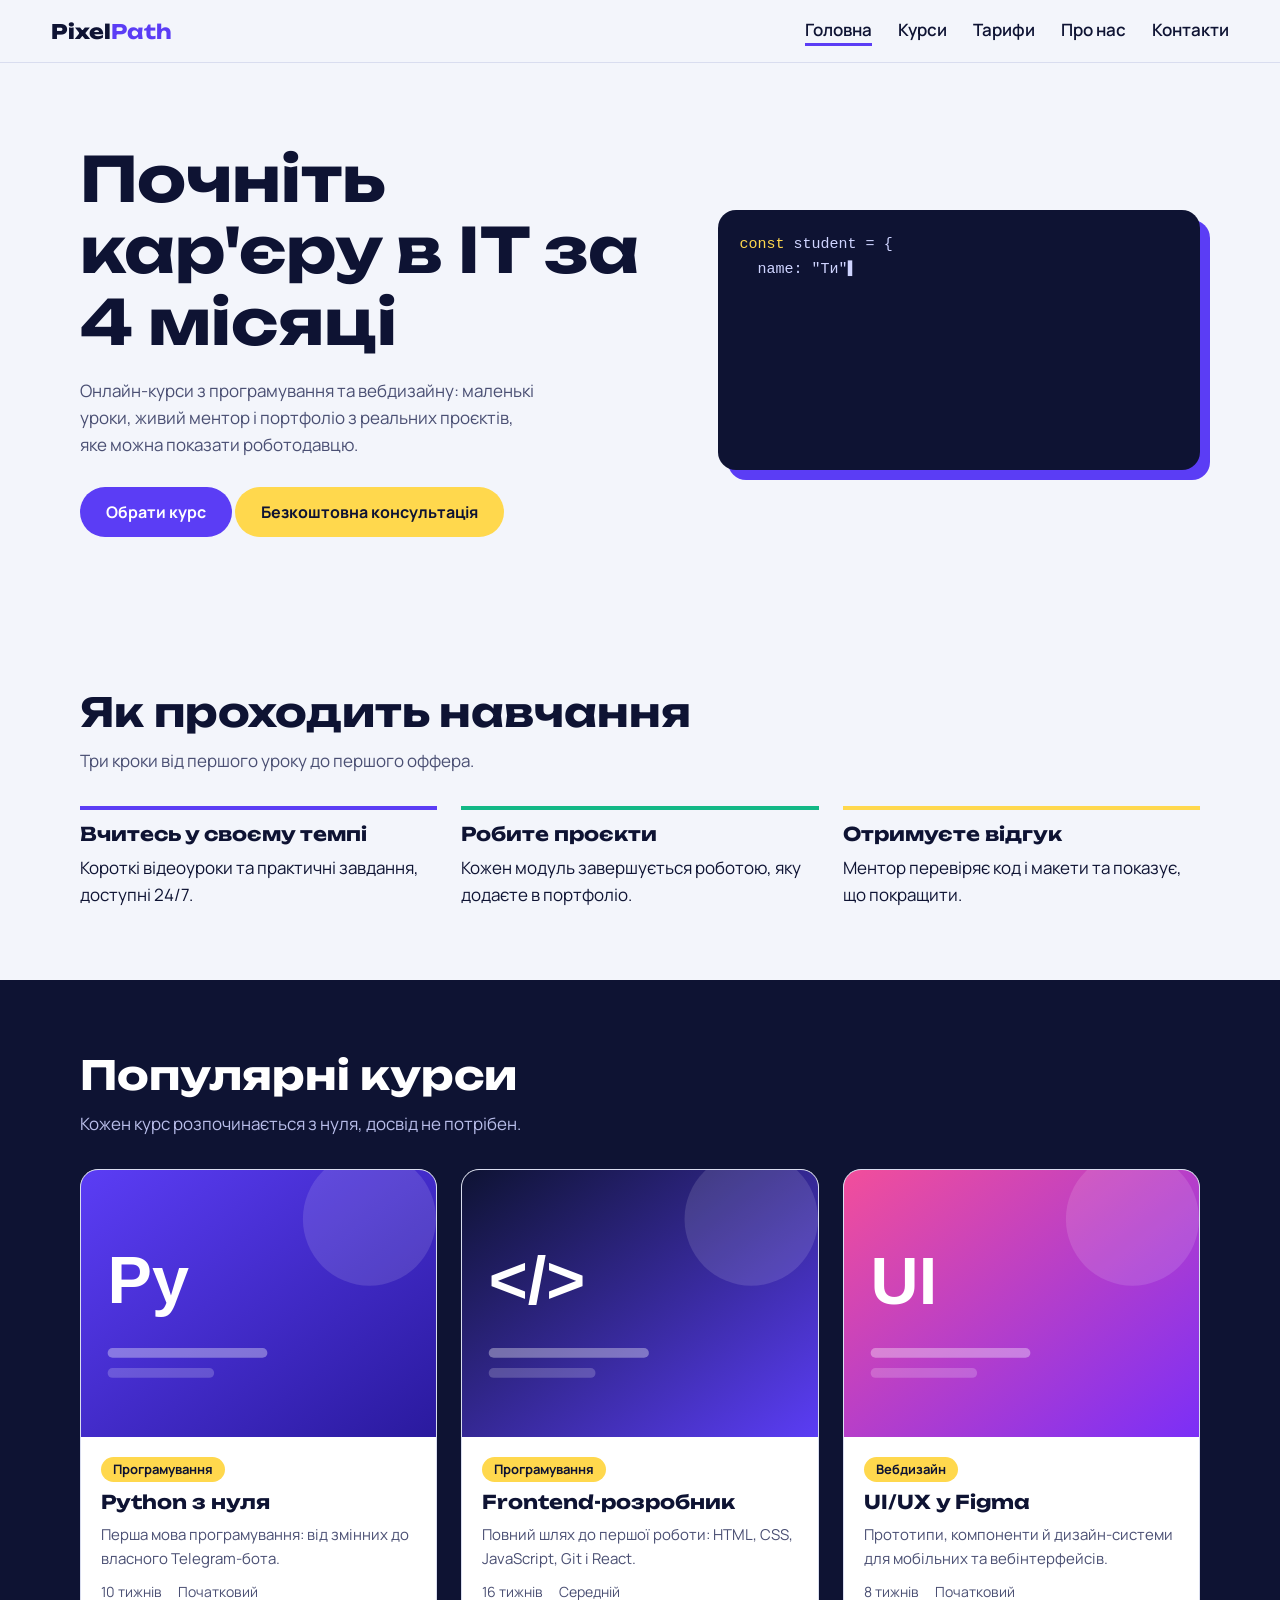
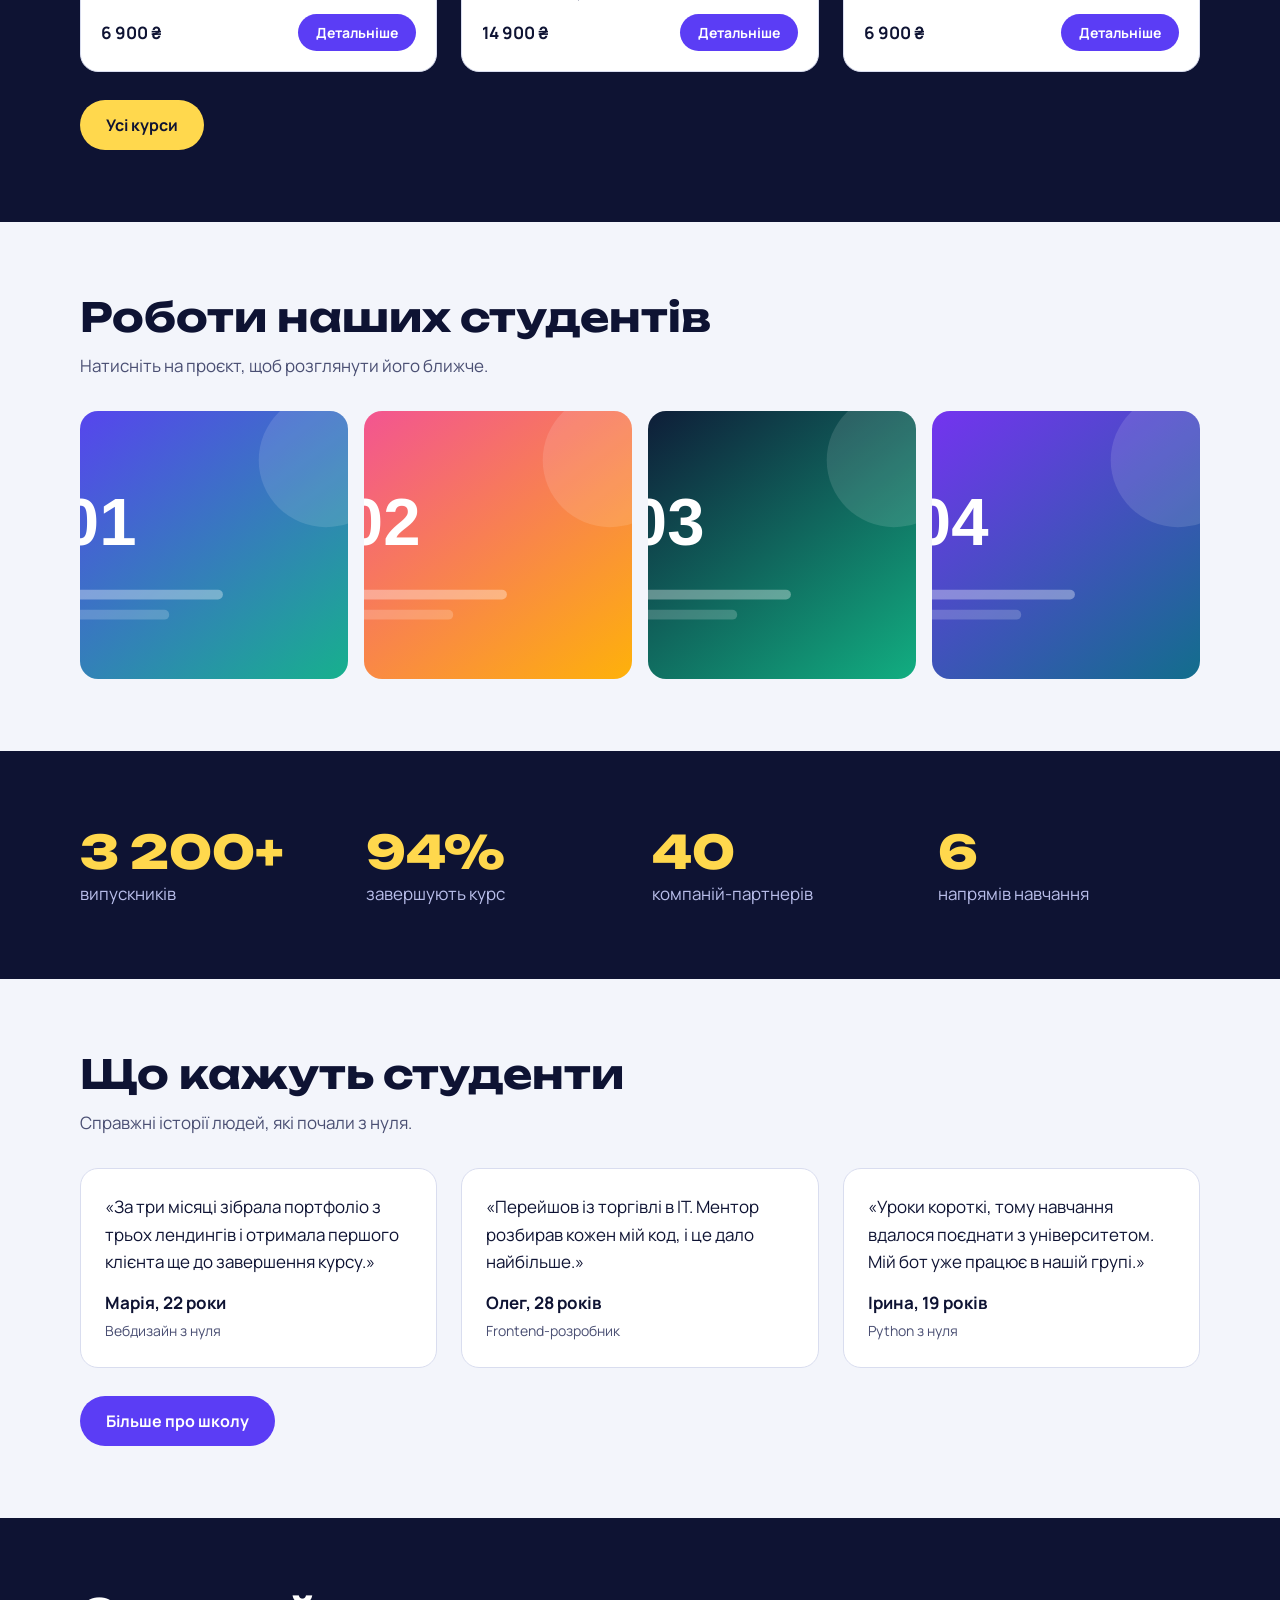
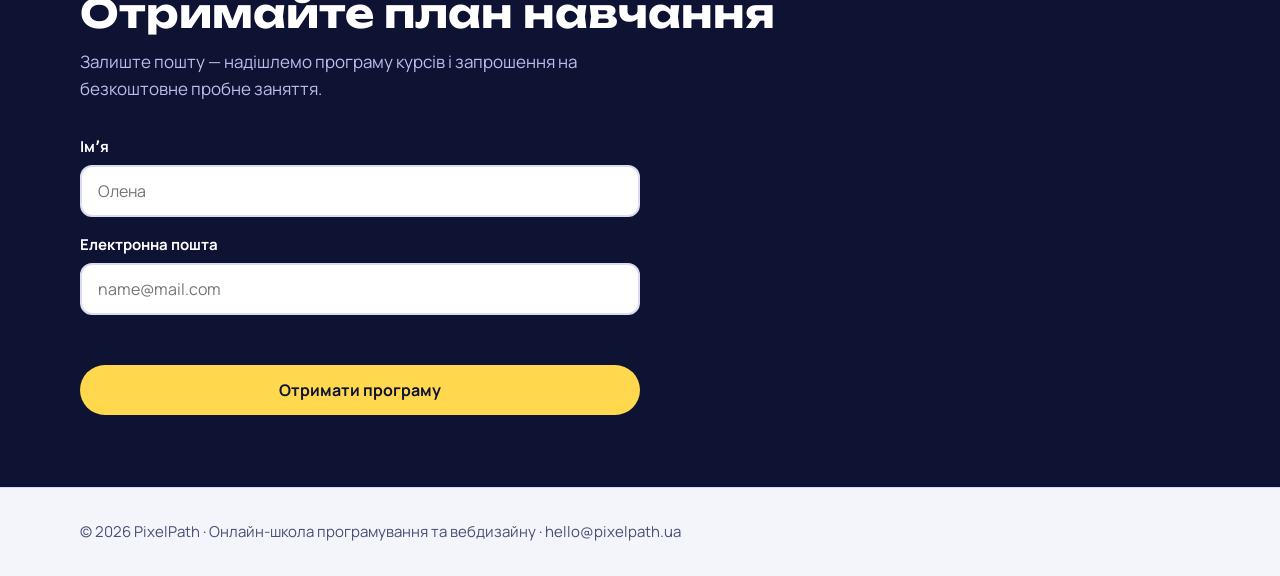
<file: index.html>
<!doctype html><html lang="uk"><head><meta charset="utf-8"><meta name="viewport" content="width=device-width,initial-scale=1"><title>PixelPath — онлайн-курси програмування та вебдизайну</title><meta name="description" content="Навчіться програмувати або створювати вебдизайн з нуля. Практика, ментор і портфоліо."><link rel="preconnect" href="https://fonts.googleapis.com"><link rel="stylesheet" href="https://fonts.googleapis.com/css2?family=Manrope:wght@400;600;700;800&family=Unbounded:wght@600;800&display=swap&subset=cyrillic"><link rel="stylesheet" href="css/style.css"></head><body>
<header class="nav"><a class="logo" href="index.html">Pixel<b>Path</b></a><button id="burger" aria-label="Відкрити меню">☰</button><nav id="menu"><a href="index.html">Головна</a><a href="courses.html">Курси</a><a href="pricing.html">Тарифи</a><a href="about.html">Про нас</a><a href="contact.html">Контакти</a></nav></header>
<main><div class="wrap hero"><div><h1>Почніть кар'єру в IT за 4 місяці</h1><p>Онлайн-курси з програмування та вебдизайну: маленькі уроки, живий ментор і портфоліо з реальних проєктів, яке можна показати роботодавцю.</p><a class="btn" href="courses.html">Обрати курс</a> <a class="btn alt" href="#apply">Безкоштовна консультація</a></div><div class="editor" id="editor" aria-label="Приклад коду"></div></div>
<section class="wrap"><h2>Як проходить навчання</h2><p class="lead">Три кроки від першого уроку до першого оффера.</p><ol class="steps"><li><h3>Вчитесь у своєму темпі</h3><p>Короткі відеоуроки та практичні завдання, доступні 24/7.</p></li><li><h3>Робите проєкти</h3><p>Кожен модуль завершується роботою, яку додаєте в портфоліо.</p></li><li><h3>Отримуєте відгук</h3><p>Ментор перевіряє код і макети та показує, що покращити.</p></li></ol></section>
<section class="band"><div class="wrap"><h2>Популярні курси</h2><p class="lead">Кожен курс розпочинається з нуля, досвід не потрібен.</p><div class="grid" id="featured"></div><p style="margin-top:28px"><a class="btn alt" href="courses.html">Усі курси</a></p></div></section>
<section class="wrap"><h2>Роботи наших студентів</h2><p class="lead">Натисніть на проєкт, щоб розглянути його ближче.</p><div class="gal" id="gallery"></div></section>
<section class="band"><div class="wrap stats"><div><b data-count="3200" data-suf="+">0</b><span>випускників</span></div><div><b data-count="94" data-suf="%">0</b><span>завершують курс</span></div><div><b data-count="40">0</b><span>компаній-партнерів</span></div><div><b data-count="6">0</b><span>напрямів навчання</span></div></div></section>
<section class="wrap"><h2>Що кажуть студенти</h2><p class="lead">Справжні історії людей, які почали з нуля.</p><div class="grid" id="reviews" data-n="3"></div><p style="margin-top:28px"><a class="btn" href="about.html">Більше про школу</a></p></section>
<section class="band" id="apply"><div class="wrap"><h2>Отримайте план навчання</h2><p class="lead">Залиште пошту — надішлемо програму курсів і запрошення на безкоштовне пробне заняття.</p><form data-form="subscribe" novalidate><label>Імʼя<input name="name" autocomplete="name" placeholder="Олена"></label><label>Електронна пошта<input name="email" type="email" autocomplete="email" placeholder="name@mail.com"></label><p class="err" role="alert"></p><button class="btn alt">Отримати програму</button></form></div></section></main>
<footer><div class="wrap">© 2026 PixelPath · Онлайн-школа програмування та вебдизайну · hello@pixelpath.ua</div></footer>
<div class="modal" id="modal" hidden role="dialog" aria-modal="true"><div class="box"><button class="x" aria-label="Закрити">×</button><div id="mbody"></div></div></div>
<script src="js/db.js"></script><script src="js/main.js"></script></body></html>
</file>
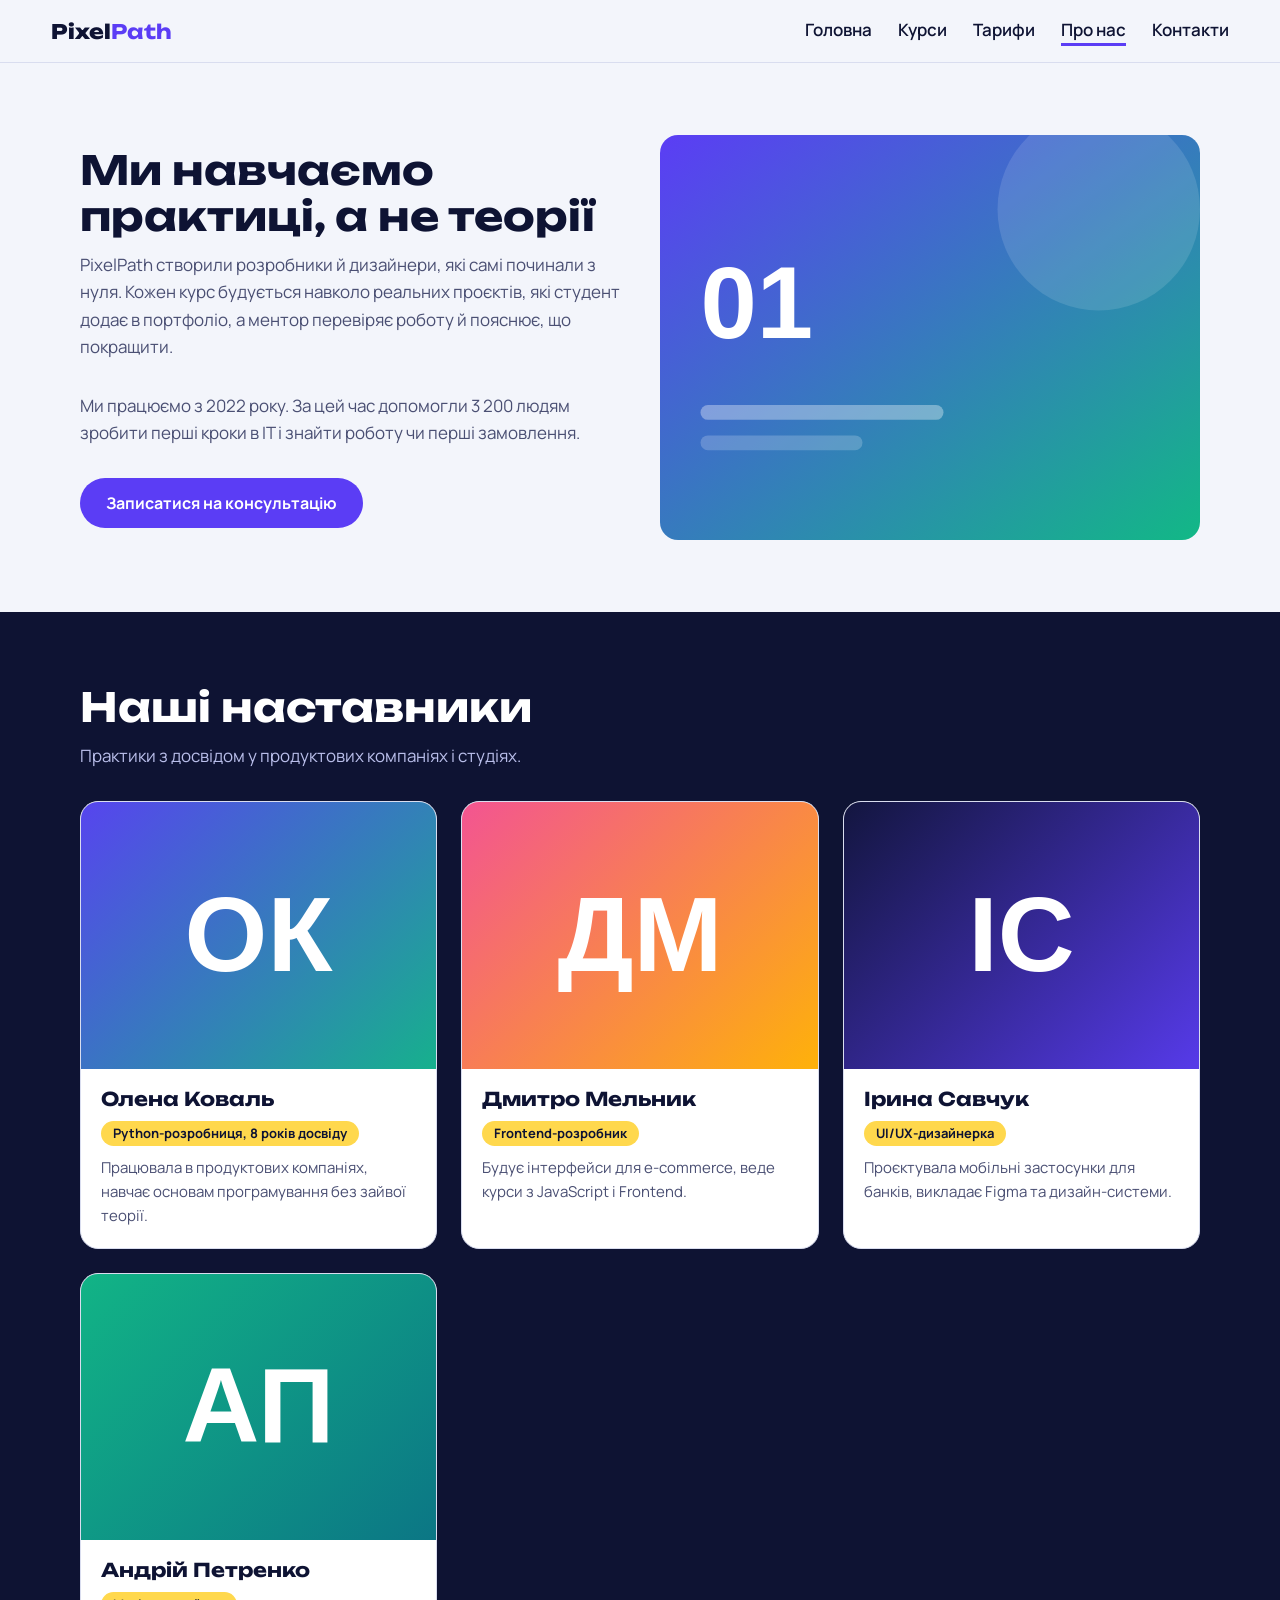
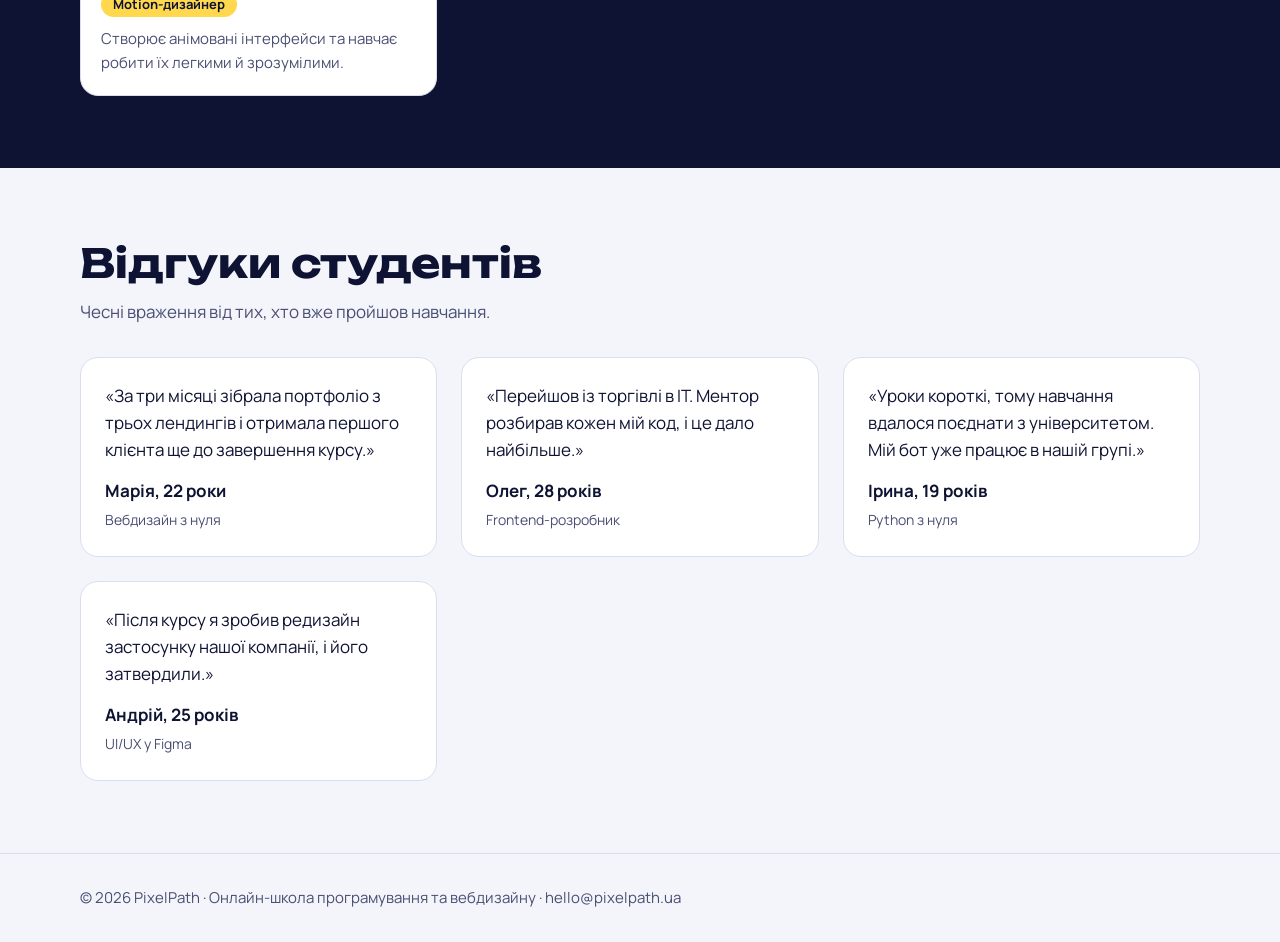
<file: about.html>
<!doctype html><html lang="uk"><head><meta charset="utf-8"><meta name="viewport" content="width=device-width,initial-scale=1"><title>Про нас — PixelPath</title><meta name="description" content="Команда, місія та відгуки студентів PixelPath"><link rel="preconnect" href="https://fonts.googleapis.com"><link rel="stylesheet" href="https://fonts.googleapis.com/css2?family=Manrope:wght@400;600;700;800&family=Unbounded:wght@600;800&display=swap&subset=cyrillic"><link rel="stylesheet" href="css/style.css"></head><body>
<header class="nav"><a class="logo" href="index.html">Pixel<b>Path</b></a><button id="burger" aria-label="Відкрити меню">☰</button><nav id="menu"><a href="index.html">Головна</a><a href="courses.html">Курси</a><a href="pricing.html">Тарифи</a><a href="about.html">Про нас</a><a href="contact.html">Контакти</a></nav></header>
<main><section class="wrap"><div class="cols"><div><h2>Ми навчаємо практиці, а не теорії</h2><p class="lead">PixelPath створили розробники й дизайнери, які самі починали з нуля. Кожен курс будується навколо реальних проєктів, які студент додає в портфоліо, а ментор перевіряє роботу й пояснює, що покращити.</p><p class="lead">Ми працюємо з 2022 року. За цей час допомогли 3 200 людям зробити перші кроки в IT і знайти роботу чи перші замовлення.</p><a class="btn" href="contact.html">Записатися на консультацію</a></div><img src="images/w1.svg" alt="Проєкт студента" loading="lazy"></div></section>
<section class="band"><div class="wrap"><h2>Наші наставники</h2><p class="lead">Практики з досвідом у продуктових компаніях і студіях.</p><div class="grid" id="team"></div></div></section>
<section class="wrap"><h2>Відгуки студентів</h2><p class="lead">Чесні враження від тих, хто вже пройшов навчання.</p><div class="grid" id="reviews"></div></section></main>
<footer><div class="wrap">© 2026 PixelPath · Онлайн-школа програмування та вебдизайну · hello@pixelpath.ua</div></footer>
<div class="modal" id="modal" hidden role="dialog" aria-modal="true"><div class="box"><button class="x" aria-label="Закрити">×</button><div id="mbody"></div></div></div>
<script src="js/db.js"></script><script src="js/main.js"></script></body></html>
</file>
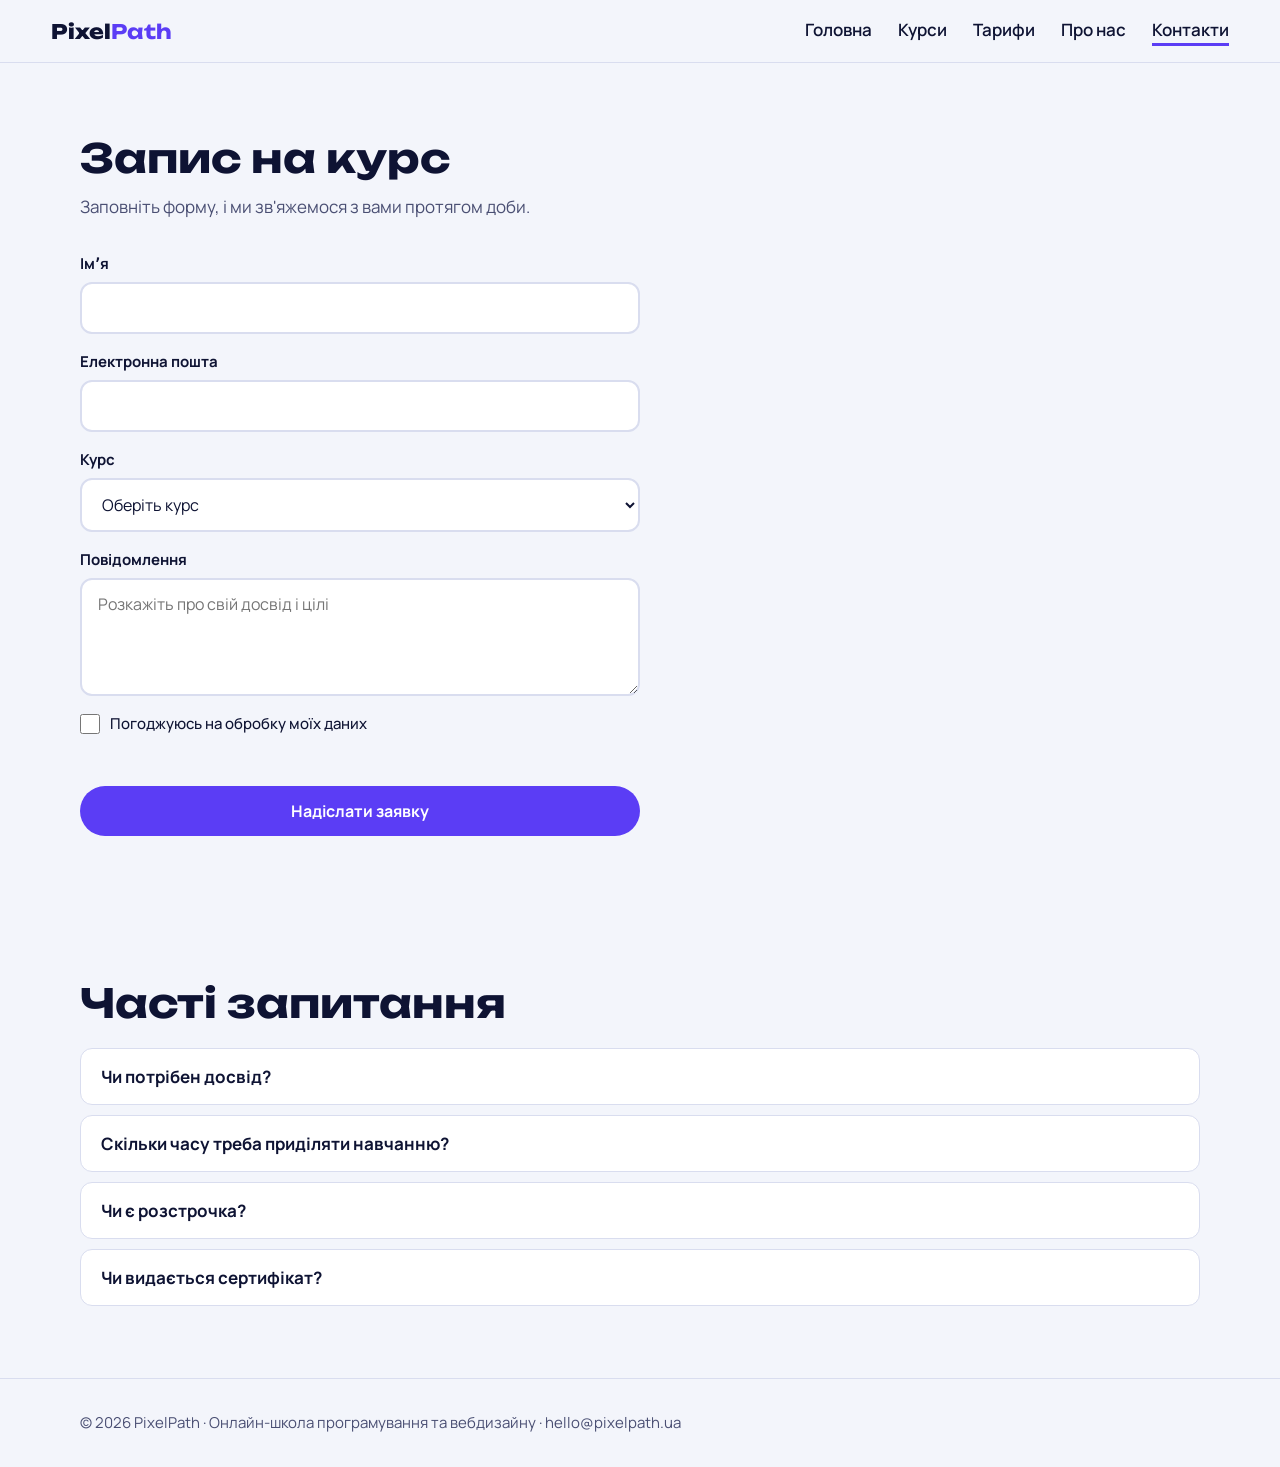
<file: contact.html>
<!doctype html><html lang="uk"><head><meta charset="utf-8"><meta name="viewport" content="width=device-width,initial-scale=1"><title>Контакти — PixelPath</title><meta name="description" content="Запишіться на курс або поставте запитання"><link rel="preconnect" href="https://fonts.googleapis.com"><link rel="stylesheet" href="https://fonts.googleapis.com/css2?family=Manrope:wght@400;600;700;800&family=Unbounded:wght@600;800&display=swap&subset=cyrillic"><link rel="stylesheet" href="css/style.css"></head><body>
<header class="nav"><a class="logo" href="index.html">Pixel<b>Path</b></a><button id="burger" aria-label="Відкрити меню">☰</button><nav id="menu"><a href="index.html">Головна</a><a href="courses.html">Курси</a><a href="pricing.html">Тарифи</a><a href="about.html">Про нас</a><a href="contact.html">Контакти</a></nav></header>
<main><section class="wrap"><h2>Запис на курс</h2><p class="lead">Заповніть форму, і ми зв'яжемося з вами протягом доби.</p><form data-form="lead" novalidate><label>Імʼя<input name="name" autocomplete="name"></label><label>Електронна пошта<input name="email" type="email" autocomplete="email"></label><label>Курс<select name="course" id="course"></select></label><label>Повідомлення<textarea name="msg" rows="4" placeholder="Розкажіть про свій досвід і цілі"></textarea></label><label class="chk"><input type="checkbox" name="agree" value="1"> Погоджуюсь на обробку моїх даних</label><p class="err" role="alert"></p><button class="btn">Надіслати заявку</button></form></section>
<section class="wrap faq"><h2>Часті запитання</h2>
<button>Чи потрібен досвід?</button><p>Ні. Усі курси початкового рівня починаються з основ.</p>
<button>Скільки часу треба приділяти навчанню?</button><p>Близько 6–8 годин на тиждень у зручний для вас час.</p>
<button>Чи є розстрочка?</button><p>Так, оплату можна розділити на 3 рівні платежі без переплат.</p>
<button>Чи видається сертифікат?</button><p>Так, після захисту фінального проєкту ви отримаєте сертифікат.</p></section></main>
<footer><div class="wrap">© 2026 PixelPath · Онлайн-школа програмування та вебдизайну · hello@pixelpath.ua</div></footer>
<div class="modal" id="modal" hidden role="dialog" aria-modal="true"><div class="box"><button class="x" aria-label="Закрити">×</button><div id="mbody"></div></div></div>
<script src="js/db.js"></script><script src="js/main.js"></script></body></html>
</file>
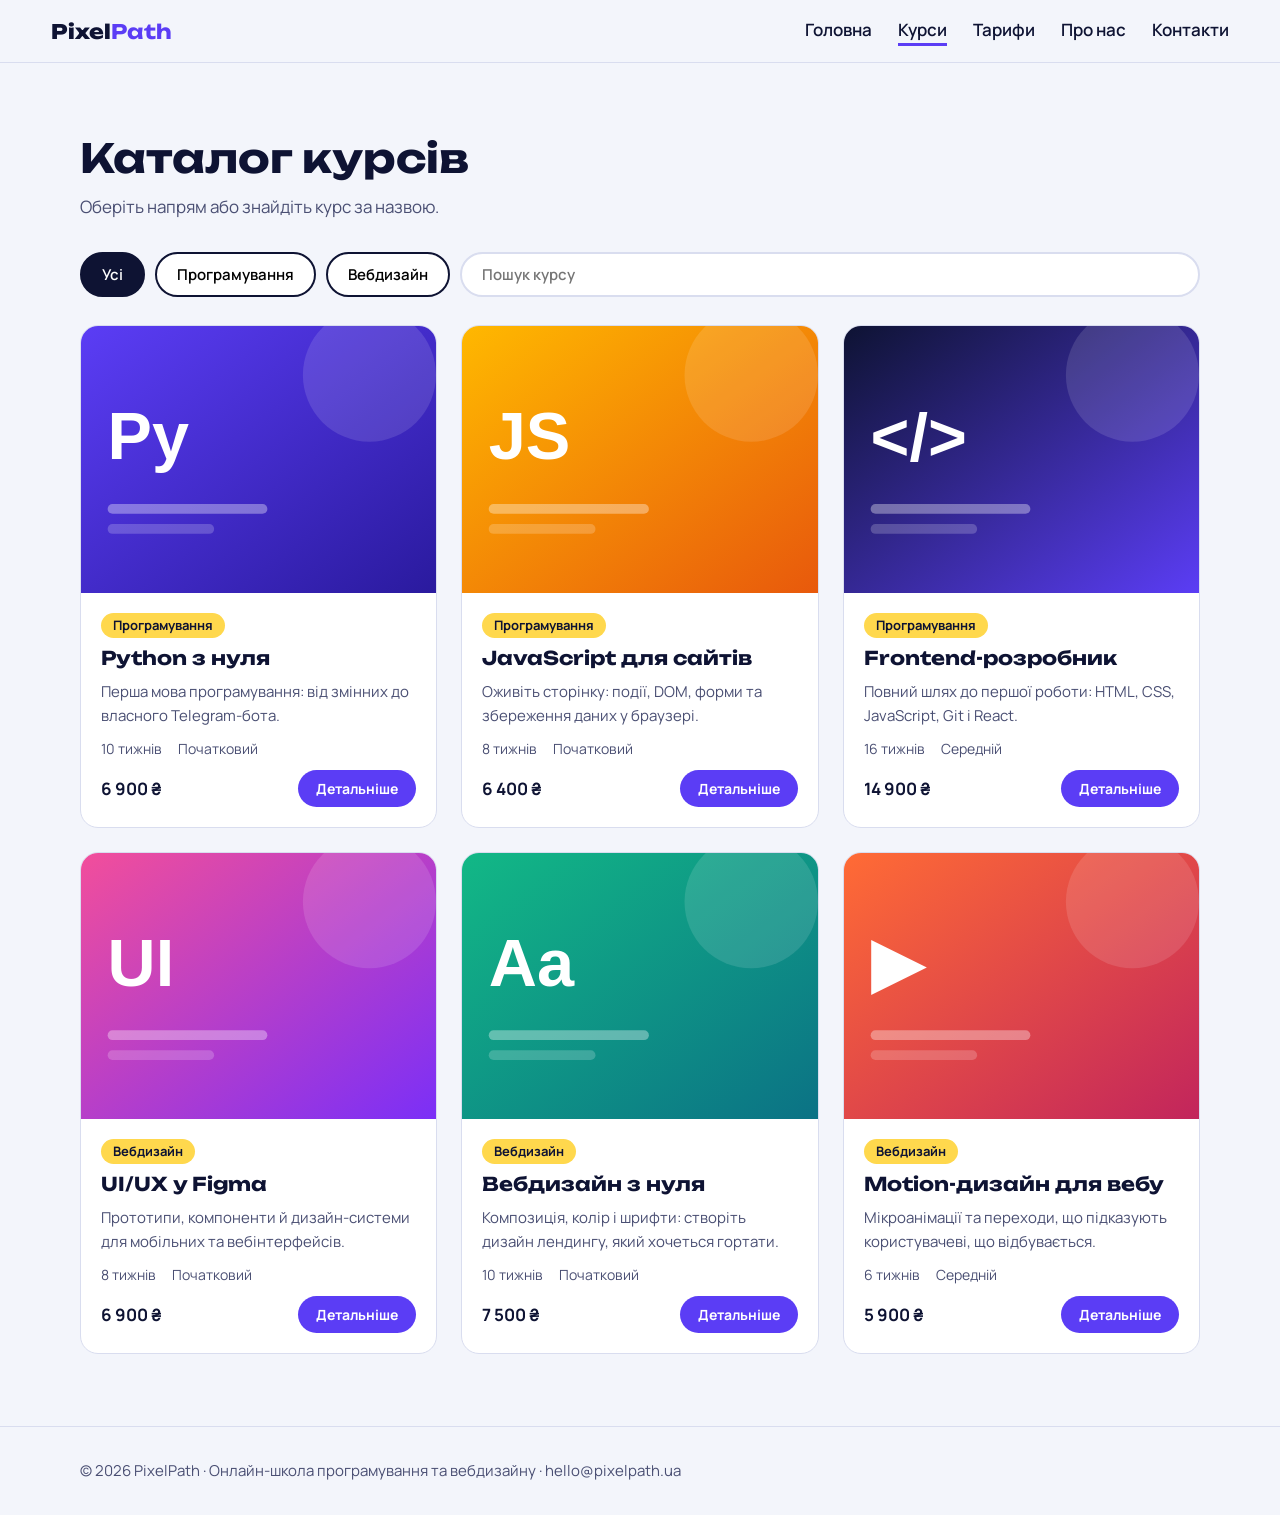
<file: courses.html>
<!doctype html><html lang="uk"><head><meta charset="utf-8"><meta name="viewport" content="width=device-width,initial-scale=1"><title>Курси — PixelPath</title><meta name="description" content="Каталог курсів із програмування та вебдизайну"><link rel="preconnect" href="https://fonts.googleapis.com"><link rel="stylesheet" href="https://fonts.googleapis.com/css2?family=Manrope:wght@400;600;700;800&family=Unbounded:wght@600;800&display=swap&subset=cyrillic"><link rel="stylesheet" href="css/style.css"></head><body>
<header class="nav"><a class="logo" href="index.html">Pixel<b>Path</b></a><button id="burger" aria-label="Відкрити меню">☰</button><nav id="menu"><a href="index.html">Головна</a><a href="courses.html">Курси</a><a href="pricing.html">Тарифи</a><a href="about.html">Про нас</a><a href="contact.html">Контакти</a></nav></header>
<main><section class="wrap"><h2>Каталог курсів</h2><p class="lead">Оберіть напрям або знайдіть курс за назвою.</p><div class="filters"><button class="on" data-dir="all">Усі</button><button data-dir="code">Програмування</button><button data-dir="design">Вебдизайн</button><input id="q" type="search" placeholder="Пошук курсу" aria-label="Пошук курсу"></div><div class="grid" id="catalog"></div></section></main>
<footer><div class="wrap">© 2026 PixelPath · Онлайн-школа програмування та вебдизайну · hello@pixelpath.ua</div></footer>
<div class="modal" id="modal" hidden role="dialog" aria-modal="true"><div class="box"><button class="x" aria-label="Закрити">×</button><div id="mbody"></div></div></div>
<script src="js/db.js"></script><script src="js/main.js"></script></body></html>
</file>
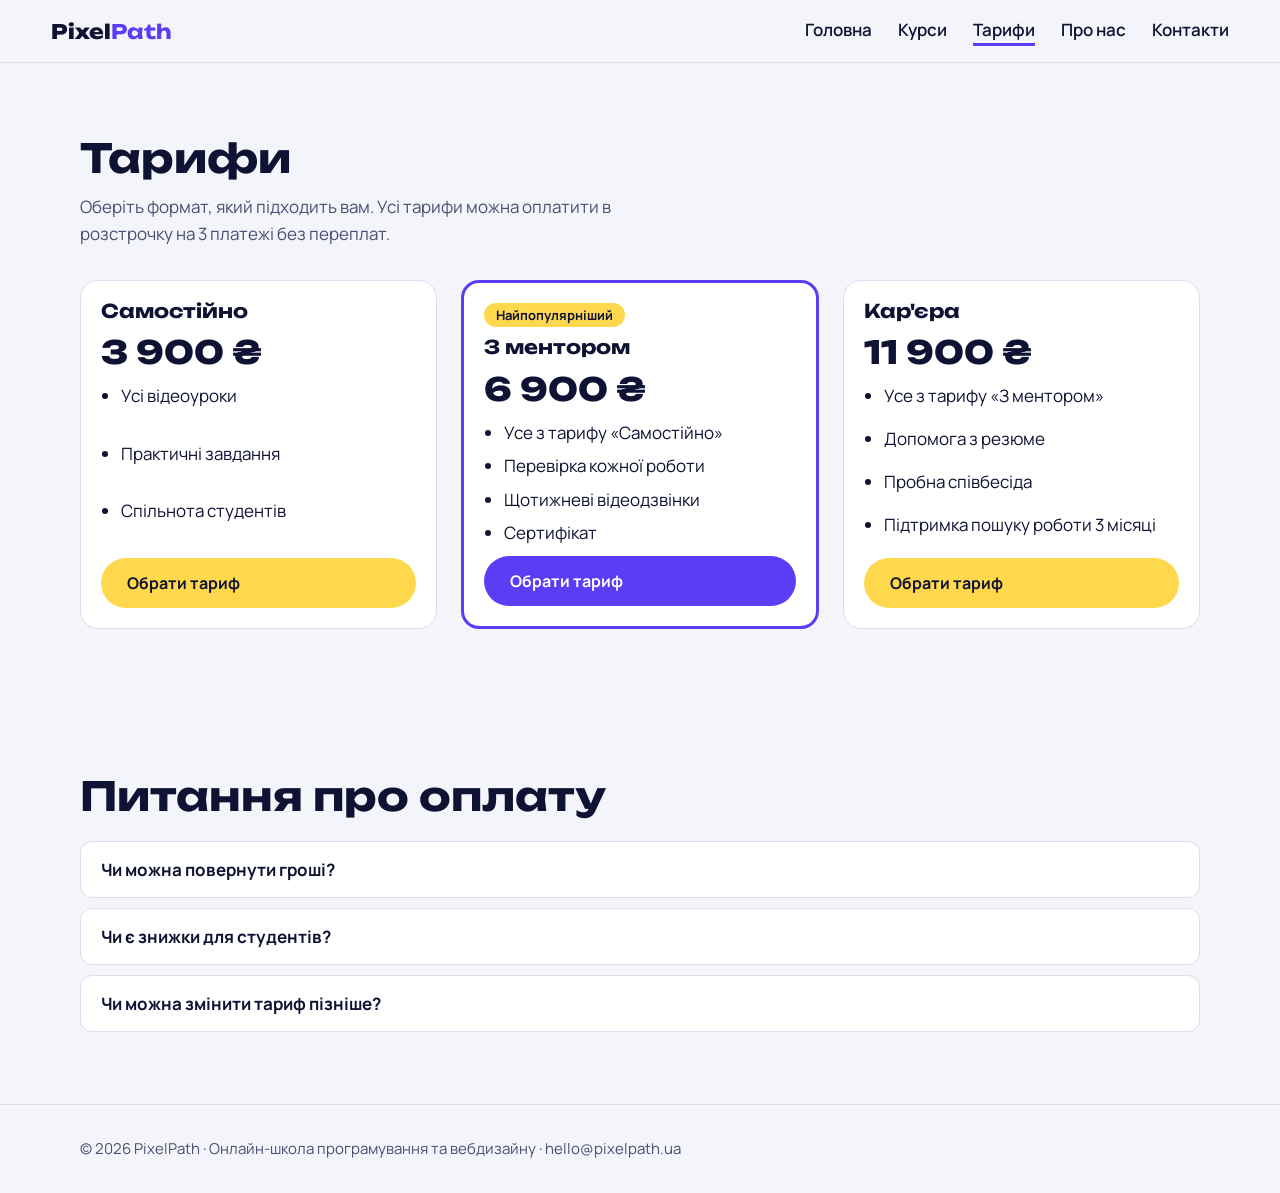
<file: pricing.html>
<!doctype html><html lang="uk"><head><meta charset="utf-8"><meta name="viewport" content="width=device-width,initial-scale=1"><title>Тарифи — PixelPath</title><meta name="description" content="Тарифи на навчання у PixelPath: самостійно, з ментором або з підтримкою кар’єри"><link rel="preconnect" href="https://fonts.googleapis.com"><link rel="stylesheet" href="https://fonts.googleapis.com/css2?family=Manrope:wght@400;600;700;800&family=Unbounded:wght@600;800&display=swap&subset=cyrillic"><link rel="stylesheet" href="css/style.css"></head><body>
<header class="nav"><a class="logo" href="index.html">Pixel<b>Path</b></a><button id="burger" aria-label="Відкрити меню">☰</button><nav id="menu"><a href="index.html">Головна</a><a href="courses.html">Курси</a><a href="pricing.html">Тарифи</a><a href="about.html">Про нас</a><a href="contact.html">Контакти</a></nav></header>
<main><section class="wrap"><h2>Тарифи</h2><p class="lead">Оберіть формат, який підходить вам. Усі тарифи можна оплатити в розстрочку на 3 платежі без переплат.</p><div class="grid" id="plans"></div></section>
<section class="wrap faq"><h2>Питання про оплату</h2><button>Чи можна повернути гроші?</button><p>Так, протягом 14 днів після старту, якщо формат вам не підійшов.</p><button>Чи є знижки для студентів?</button><p>Так, для студентів денної форми навчання діє знижка 15% за студентським квитком.</p><button>Чи можна змінити тариф пізніше?</button><p>Так, достатньо доплатити різницю в ціні.</p></section></main>
<footer><div class="wrap">© 2026 PixelPath · Онлайн-школа програмування та вебдизайну · hello@pixelpath.ua</div></footer>
<div class="modal" id="modal" hidden role="dialog" aria-modal="true"><div class="box"><button class="x" aria-label="Закрити">×</button><div id="mbody"></div></div></div>
<script src="js/db.js"></script><script src="js/main.js"></script></body></html>
</file>
<file: css/style.css>
:root{--paper:#F3F5FB;--ink:#0E1333;--violet:#5B3DF5;--sun:#FFD84D;--mint:#12B886;--line:#d9ddef;--r:18px}
*{box-sizing:border-box;margin:0}
body{font:17px/1.6 Manrope,Arial,sans-serif;background:var(--paper);color:var(--ink)}
h1,h2,h3,.logo{font-family:Unbounded,Arial,sans-serif;line-height:1.15}
a{color:inherit}img{max-width:100%;display:block}
:focus-visible{outline:3px solid var(--violet);outline-offset:3px}
.wrap{width:min(1120px,92%);margin:auto}
section{padding:72px 0}
h2{font-size:clamp(26px,4vw,40px);margin-bottom:12px}
.lead{max-width:60ch;color:#4a4f73;margin-bottom:32px}
.nav{display:flex;align-items:center;justify-content:space-between;padding:16px 4%;position:sticky;top:0;background:#f3f5fbee;backdrop-filter:blur(8px);z-index:5;border-bottom:1px solid var(--line)}
.logo{text-decoration:none;font-size:20px;font-weight:800}.logo b{color:var(--violet)}
#menu{display:flex;gap:26px}#menu a{text-decoration:none;font-weight:600}#menu a.on{border-bottom:3px solid var(--violet)}
#burger{display:none;font-size:26px;background:none;border:0;cursor:pointer}
.btn{display:inline-block;background:var(--violet);color:#fff;border:0;padding:14px 26px;border-radius:99px;font:700 16px Manrope,sans-serif;text-decoration:none;cursor:pointer;transition:transform .15s}
.btn:hover{transform:translateY(-2px)}.btn.s{padding:9px 18px;font-size:14px}.btn.alt{background:var(--sun);color:var(--ink)}
.hero{display:grid;grid-template-columns:1.1fr .9fr;gap:48px;align-items:center;padding:80px 0}
.hero h1{font-size:clamp(34px,5.5vw,62px);margin-bottom:20px}
.hero p{max-width:46ch;margin-bottom:28px;color:#4a4f73}
.editor{background:var(--ink);color:#cfd4ff;border-radius:var(--r);padding:22px;font:15px/1.7 "Courier New",monospace;min-height:260px;box-shadow:10px 10px 0 var(--violet)}
.editor i{color:var(--sun);font-style:normal}.editor em{color:#7CF0C8;font-style:normal}
.editor::after{content:"▌";animation:bl 1s steps(2) infinite}@keyframes bl{50%{opacity:0}}
.grid{display:grid;grid-template-columns:repeat(auto-fill,minmax(300px,1fr));gap:24px}
.steps{display:grid;grid-template-columns:repeat(3,1fr);gap:24px;list-style:none;padding:0}
.steps li{border-top:4px solid var(--violet);padding-top:14px}.steps li:nth-child(2){border-color:var(--mint)}.steps li:nth-child(3){border-color:var(--sun)}
.steps h3{font-size:19px;margin-bottom:8px}
.card{background:#fff;color:var(--ink);border-radius:var(--r);overflow:hidden;border:1px solid var(--line);display:flex;flex-direction:column}
.card img{aspect-ratio:4/3;object-fit:cover;width:100%}.cb{padding:20px;display:flex;flex-direction:column;gap:10px;flex:1}
.cb h3{font-size:19px}.cb p{font-size:15px;color:#4a4f73;flex:1}
.tag{align-self:flex-start;background:var(--sun);color:var(--ink);padding:2px 12px;border-radius:99px;font-size:13px;font-weight:700}
.meta{display:flex;gap:16px;font-size:14px;color:#4a4f73}.row{display:flex;justify-content:space-between;align-items:center}
.gal{display:grid;grid-template-columns:repeat(4,1fr);gap:16px}
.gal button{border:0;padding:0;border-radius:var(--r);overflow:hidden;cursor:zoom-in;background:none}
.gal img{aspect-ratio:1;object-fit:cover;width:100%;transition:transform .3s}.gal button:hover img{transform:scale(1.06)}
.band{background:var(--ink);color:#fff}.band .lead{color:#b9beea}
.filters{display:flex;flex-wrap:wrap;gap:10px;margin-bottom:28px}
.filters button,.filters input{padding:10px 20px;border-radius:99px;border:2px solid var(--ink);background:#fff;font:600 15px Manrope,sans-serif;cursor:pointer}
.filters button.on{background:var(--ink);color:#fff}.filters input{cursor:text;flex:1;min-width:200px;border-color:var(--line)}
form{display:grid;gap:16px;max-width:560px}
label{font-weight:700;display:grid;gap:6px;font-size:15px}
input,select,textarea{padding:13px 16px;border:2px solid var(--line);border-radius:12px;font:16px Manrope,sans-serif;background:#fff;color:var(--ink)}
input:focus,select:focus,textarea:focus{border-color:var(--violet);outline:0}
.err{color:#c92a2a;font-size:14px;min-height:18px}.band .err{color:#ffb3b3}.ok{background:#d3f9e8;color:var(--ink);padding:16px;border-radius:12px;font-weight:700}
.chk{display:flex;gap:10px;align-items:center;font-weight:500}.chk input{width:20px;height:20px}
.faq button{width:100%;text-align:left;background:#fff;border:1px solid var(--line);border-radius:12px;padding:16px 20px;font:700 17px Manrope,sans-serif;cursor:pointer;margin-top:10px;color:var(--ink)}
.faq p{display:none;padding:12px 20px}.faq .open+p{display:block}
.modal{position:fixed;inset:0;background:#0e1333cc;display:grid;place-items:center;z-index:20;padding:16px}.modal[hidden]{display:none}
.box{background:#fff;color:var(--ink);border-radius:var(--r);max-width:720px;width:100%;max-height:90vh;overflow:auto;position:relative}
.box img{width:100%;max-height:340px;object-fit:cover}.mb{padding:24px}.mb ol{margin:12px 0 20px 20px}
.x{position:absolute;top:10px;right:10px;width:40px;height:40px;border-radius:50%;border:0;background:#fff;font-size:24px;cursor:pointer;z-index:2}
footer{padding:32px 0;border-top:1px solid var(--line);font-size:15px;color:#4a4f73}
@media(max-width:820px){.hero,.steps{grid-template-columns:1fr}.gal{grid-template-columns:1fr 1fr}
#burger{display:block}#menu{display:none;position:absolute;top:100%;left:0;right:0;background:var(--paper);flex-direction:column;padding:16px 4%;gap:14px;border-bottom:1px solid var(--line)}#menu.show{display:flex}}
@media(prefers-reduced-motion:reduce){*{animation:none!important;transition:none!important}}

.stats{display:grid;grid-template-columns:repeat(4,1fr);gap:24px;text-align:left}
.stats b{font:800 clamp(30px,4vw,46px) Unbounded,Arial,sans-serif;color:var(--sun);display:block}
.stats span{color:#b9beea}
.q{padding:24px;gap:14px;margin:0}.q blockquote{margin:0;font-size:17px}.q span{color:#4a4f73;font-size:14px}
.plan.hot{border:3px solid var(--violet)}.plan ul{padding-left:20px;display:grid;gap:6px;flex:1}.big{font:800 32px Unbounded,Arial,sans-serif}
.cols{display:grid;grid-template-columns:1fr 1fr;gap:40px;align-items:center}
.cols img{border-radius:var(--r)}
@media(max-width:820px){.stats,.cols{grid-template-columns:1fr 1fr}.cols{grid-template-columns:1fr}}
</file>
